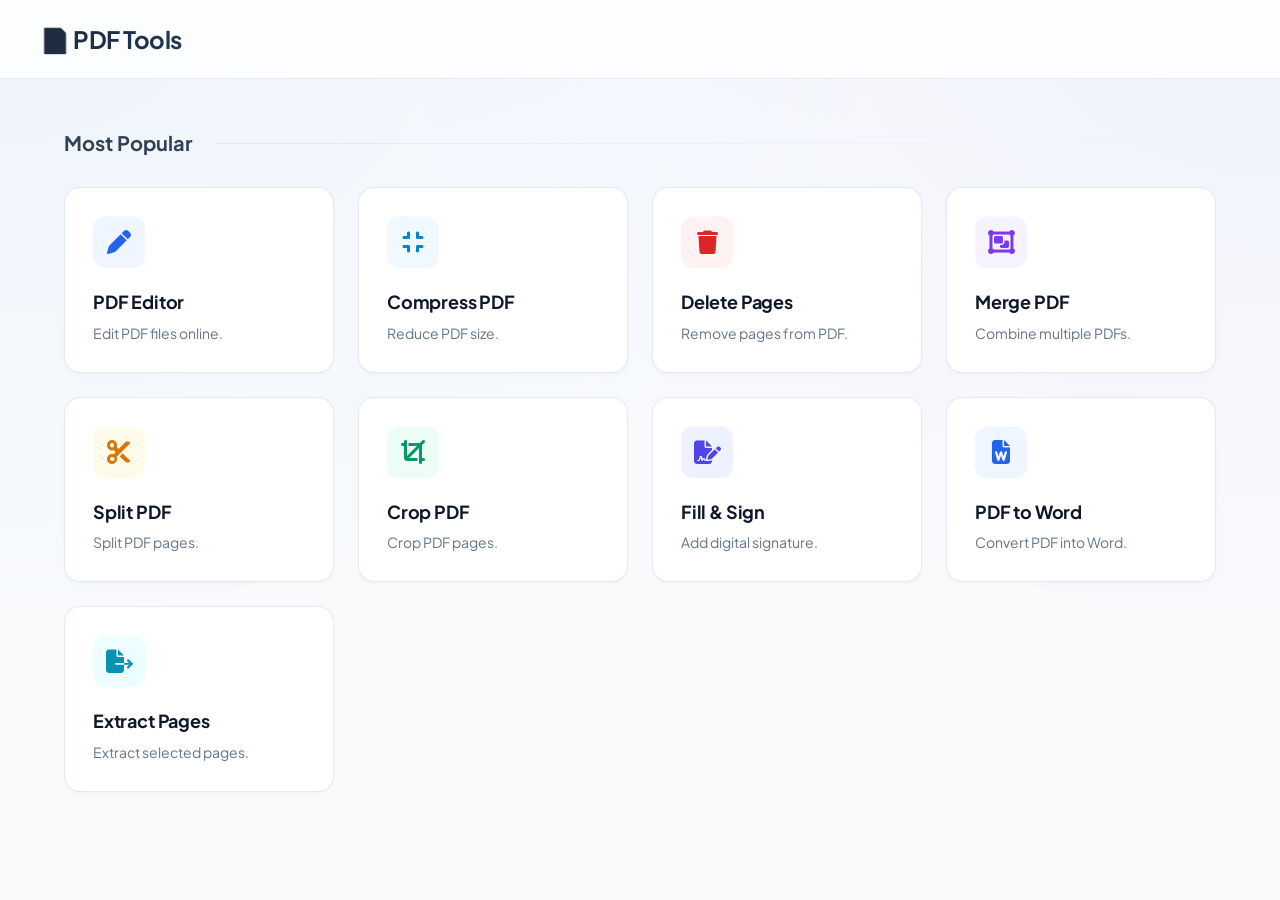
<file: index.html>
<!DOCTYPE html>
<html lang="en">
<head>
    <meta charset="UTF-8">
    <meta name="viewport" content="width=device-width, initial-scale=1.0">
    <title>PDF Tools</title>
    <link rel="stylesheet" href="style.css">

<title>PDF Tools</title>

<link rel="stylesheet" href="style.css">

<link rel="stylesheet"
href="https://cdnjs.cloudflare.com/ajax/libs/font-awesome/6.5.2/css/all.min.css">

</head>

<body>

<header>
    <h2>📄 PDF Tools</h2>
</header>

<section class="container">

<h3>Most Popular</h3>

<div class="grid">

<a href="editor.html" class="card">
<i class="fa-solid fa-pen"></i>
<h4>PDF Editor</h4>
<p>Edit PDF files online.</p>
</a>

<a href="compress.html" class="card">
<i class="fa-solid fa-compress"></i>
<h4>Compress PDF</h4>
<p>Reduce PDF size.</p>
</a>

<a href="delete.html" class="card">
<i class="fa-solid fa-trash"></i>
<h4>Delete Pages</h4>
<p>Remove pages from PDF.</p>
</a>

<a href="merge.html" class="card">
<i class="fa-solid fa-object-group"></i>
<h4>Merge PDF</h4>
<p>Combine multiple PDFs.</p>
</a>

<a href="split.html" class="card">
<i class="fa-solid fa-scissors"></i>
<h4>Split PDF</h4>
<p>Split PDF pages.</p>
</a>

<a href="crop.html" class="card">
<i class="fa-solid fa-crop"></i>
<h4>Crop PDF</h4>
<p>Crop PDF pages.</p>
</a>

<a href="sign.html" class="card">
<i class="fa-solid fa-file-signature"></i>
<h4>Fill & Sign</h4>
<p>Add digital signature.</p>
</a>

<a href="pdf-word.html" class="card">
<i class="fa-solid fa-file-word"></i>
<h4>PDF to Word</h4>
<p>Convert PDF into Word.</p>
</a>

<a href="extract.html" class="card">
<i class="fa-solid fa-file-export"></i>
<h4>Extract Pages</h4>
<p>Extract selected pages.</p>
</a>

</div>

</section>

</body>
</html>
</file>
<file: style.css>
/* =========================================
   1. RESET & FONTS
   ========================================= */
@import url('https://fonts.googleapis.com/css2?family=Plus+Jakarta+Sans:wght@400;500;600;700&display=swap');

* {
    box-sizing: border-box;
    margin: 0;
    padding: 0;
}

body {
    font-family: 'Plus Jakarta Sans', -apple-system, BlinkMacSystemFont, "Segoe UI", Roboto, sans-serif;
    background-color: #f8fafc;
    background-image: 
        radial-gradient(at 0% 0%, rgba(59, 130, 246, 0.05) 0px, transparent 50%),
        radial-gradient(at 100% 0%, rgba(99, 102, 241, 0.05) 0px, transparent 50%);
    background-attachment: fixed;
    color: #0f172a;
    line-height: 1.6;
    padding-bottom: 4rem;
}

/* =========================================
   2. HEADER & BRANDING
   ========================================= */
header {
    background: rgba(255, 255, 255, 0.8);
    backdrop-filter: blur(12px);
    -webkit-backdrop-filter: blur(12px);
    border-bottom: 1px solid rgba(226, 232, 240, 0.8);
    padding: 1.25rem 2rem;
    position: sticky;
    top: 0;
    z-index: 100;
}

header h2 {
    max-width: 1200px;
    margin: 0 auto;
    font-size: 1.5rem;
    font-weight: 700;
    letter-spacing: -0.02em;
    background: linear-gradient(135deg, #1e293b 0%, #3b82f6 100%);
    -webkit-background-clip: text;
    -webkit-text-fill-color: transparent;
    display: flex;
    align-items: center;
    gap: 0.5rem;
}

/* =========================================
   3. CONTAINER & SECTION HEADINGS
   ========================================= */
.container {
    max-width: 1200px;
    margin: 3rem auto 0 auto;
    padding: 0 1.5rem;
}

.container > h3 {
    font-size: 1.25rem;
    font-weight: 700;
    color: #334155;
    margin-bottom: 1.75rem;
    display: flex;
    align-items: center;
    gap: 0.5rem;
}

.container > h3::after {
    content: '';
    flex: 1;
    height: 1px;
    background: linear-gradient(90deg, #e2e8f0 0%, transparent 100%);
    margin-left: 1rem;
}

/* =========================================
   4. CARD GRID
   ========================================= */
.grid {
    display: grid;
    grid-template-columns: repeat(auto-fill, minmax(260px, 1fr));
    gap: 1.5rem;
}

/* =========================================
   5. PREMIUM CARD GRAPHICS
   ========================================= */
.card {
    position: relative;
    display: flex;
    flex-direction: column;
    align-items: flex-start;
    background: #ffffff;
    padding: 1.75rem;
    border-radius: 16px;
    border: 1px solid rgba(226, 232, 240, 0.9);
    text-decoration: none;
    color: inherit;
    transition: all 0.3s cubic-bezier(0.16, 1, 0.3, 1);
    box-shadow: 0 4px 6px -1px rgba(0, 0, 0, 0.02), 0 2px 4px -2px rgba(0, 0, 0, 0.02);
    overflow: hidden;
}

/* Vibrant Icon Styling with Soft Gradient Backgrounds */
.card i {
    font-size: 1.5rem;
    color: #2563eb;
    background: linear-gradient(135deg, #eff6ff 0%, #dbeafe 100%);
    width: 52px;
    height: 52px;
    display: flex;
    align-items: center;
    justify-content: center;
    border-radius: 12px;
    margin-bottom: 1.25rem;
    transition: all 0.3s ease;
    box-shadow: inset 0 1px 1px rgba(255, 255, 255, 0.6);
}

/* Individual Color Accents for Tool Icons */
.card[href*="editor"] i   { color: #2563eb; background: #eff6ff; }
.card[href*="compress"] i { color: #0284c7; background: #f0f9ff; }
.card[href*="delete"] i   { color: #dc2626; background: #fef2f2; }
.card[href*="merge"] i    { color: #7c3aed; background: #f5f3ff; }
.card[href*="split"] i    { color: #d97706; background: #fffbeb; }
.card[href*="crop"] i     { color: #059669; background: #ecfdf5; }
.card[href*="sign"] i     { color: #4f46e5; background: #eef2ff; }
.card[href*="word"] i     { color: #2563eb; background: #eff6ff; }
.card[href*="extract"] i  { color: #0891b2; background: #ecfeff; }

/* Card Text */
.card h4 {
    font-size: 1.125rem;
    font-weight: 700;
    color: #0f172a;
    margin-bottom: 0.35rem;
    letter-spacing: -0.01em;
}

.card p {
    font-size: 0.875rem;
    color: #64748b;
    line-height: 1.5;
}

/* =========================================
   6. HOVER & INTERACTION EFFECTS
   ========================================= */
.card:hover {
    transform: translateY(-6px);
    border-color: rgba(59, 130, 246, 0.3);
    box-shadow: 
        0 20px 25px -5px rgba(0, 0, 0, 0.05),
        0 8px 10px -6px rgba(0, 0, 0, 0.01),
        0 0 0 1px rgba(59, 130, 246, 0.1);
}

.card:hover i {
    transform: scale(1.1) rotate(-3deg);
}

.card:hover h4 {
    color: #2563eb;
}

/* Active Click Effect */
.card:active {
    transform: translateY(-2px);
}
</file>
